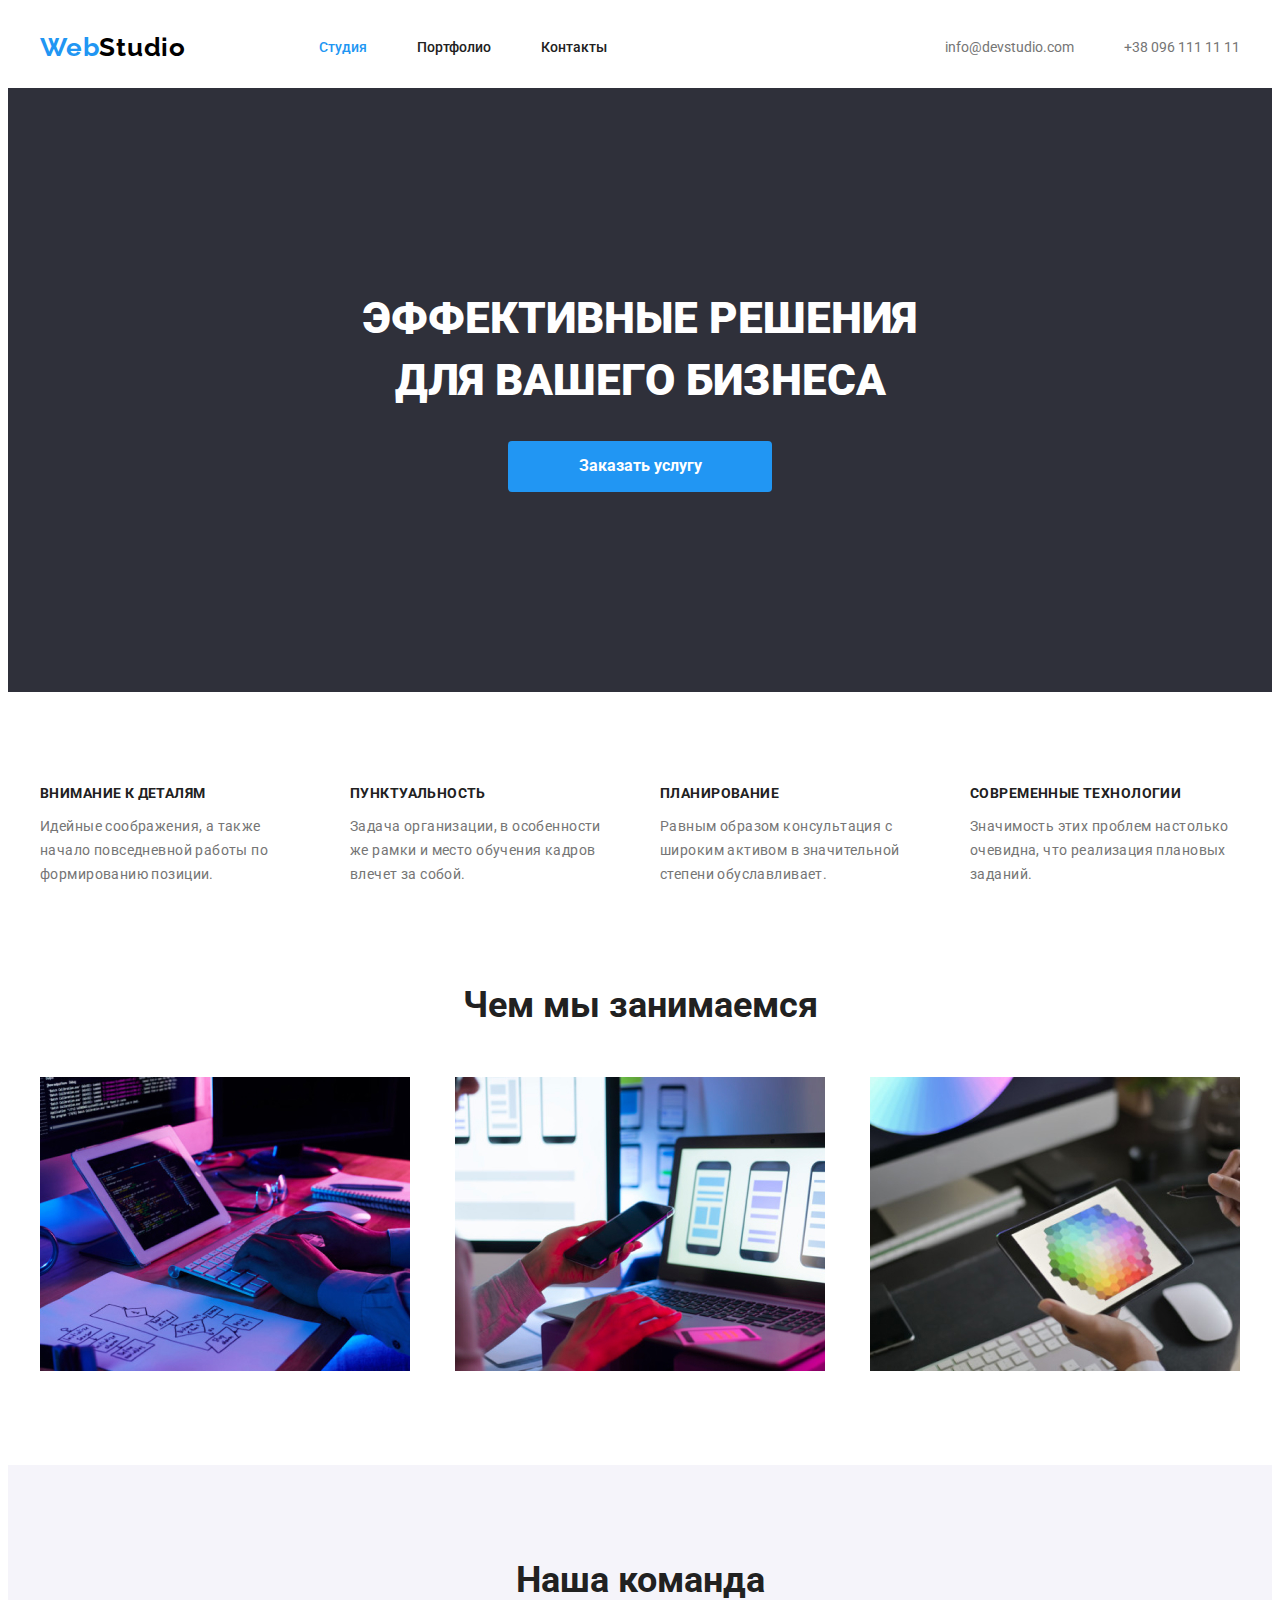
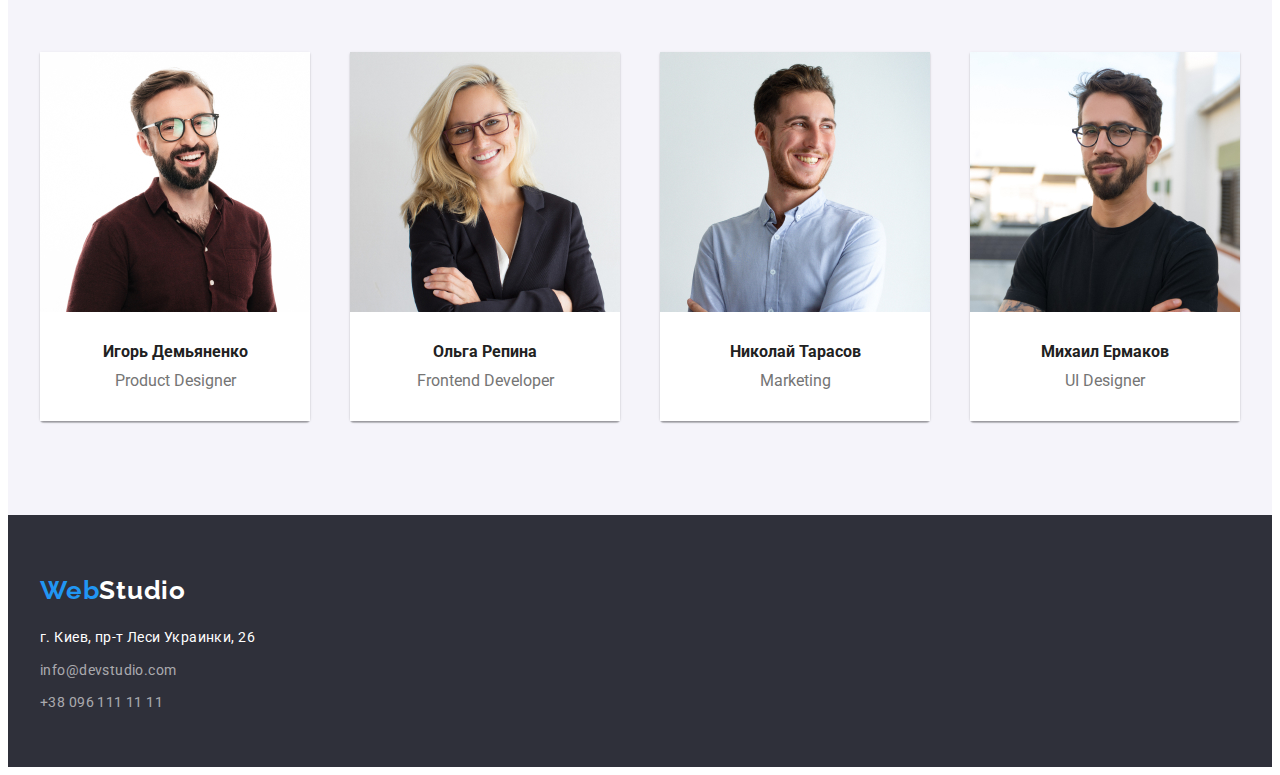
<file: index.html>
<!DOCTYPE html>
<html lang="ru">
  <head>
    <meta charset="UTF-8" />
    <meta name="viewport" content="width=device-width, initial-scale=1.0" />
    <title>Веб студия</title>
    <link
      rel="stylesheet"
      href="https://cdnjs.cloudflare.com/ajax/libs/modern-normalize/1.0.0/modern-normalize.min.css"
      integrity="sha512-ISS7cAi1PEhQ8jnbJpJZMd29NlhNj4AWYyLOSp2CE/CsHxTCu+r+t0D2yoJudVrd0/8fTVPUVDzY5Tvli75u/g=="
      crossorigin="anonymous"
    />
    <link rel="preconnect" href="https://fonts.gstatic.com" />
    <link
      href="https://fonts.googleapis.com/css2?family=Raleway:wght@700&family=Roboto:wght@400;500;700;900&display=swap"
      rel="stylesheet"
    />
    <link rel="stylesheet" href="./css/style.css" />
  </head>

  <body>
    <!-- Шапка сайта -->
    <header>
      <div class="container inline-item">
        <p lang="en" class="Webstudio">
          <span class="web">Web</span><span class="studio">Studio</span>
        </p>
        <nav>
          <ul class="list">
            <li class="item">
              <a href="#" class="list-links current">Студия</a>
            </li>
            <li class="item">
              <a href="./portfolio.html" class="list-links">Портфолио</a>
            </li>
            <li class="item">
              <a href="#" class="list-links">Контакты</a>
            </li>
          </ul>
        </nav>
        <address class="address">
          <a href="mailto:info@devstudio.com" class="adress-color"
            >info@devstudio.com</a
          >
          <a href="tel:+380961111111" class="adress-color">+38 096 111 11 11</a>
        </address>
      </div>
    </header>
    <!-- /Шапка сайта -->

    <main>
      <!-- Верхняя секция сайта -->
      <section class="hero">
        <div class="container hero-container">
          <h1 class="hero-text">Эффективные решения для вашего бизнеса</h1>
          <a href="#" class="button">Заказать услугу</a>
        </div>
      </section>
      <!-- /Верхняя секция сайта -->

      <!--Услуги-->
      <section class="section-bar">
        <div class="container">
          <h2 hidden>список предоставляемых услуг</h2>
          <ul class="list-bar">
            <li class="list-description">
              <h4 class="subtitle">Внимание к деталям</h4>
              <p class="first-description">
                Идейные соображения, а также начало повседневной работы по
                формированию позиции.
              </p>
            </li>
            <li class="list-description">
              <h4 class="subtitle">Пунктуальность</h4>
              <p class="first-description">
                Задача организации, в особенности же рамки и место обучения
                кадров влечет за собой.
              </p>
            </li>
            <li class="list-description">
              <h4 class="subtitle">Планирование</h4>
              <p class="first-description">
                Равным образом консультация с широким активом в значительной
                степени обуславливает.
              </p>
            </li>
            <li class="list-description">
              <h4 class="subtitle">Современные технологии</h4>
              <p class="first-description">
                Значимость этих проблем настолько очевидна, что реализация
                плановых заданий.
              </p>
            </li>
          </ul>
        </div>
      </section>
      <!--/Услуги-->

      <!-- Картинки - описание деятельности-->
      <section class="title-bar">
        <div class="container">
          <h3 class="titles">Чем мы занимаемся</h3>
          <ul class="images">
            <li class="list-images">
              <img
                class="photo"
                src="./img/activity-img1.jpg"
                alt="верстка сайта"
                width="370"
                height="294"
              />
            </li>
            <li class="list-images">
              <img
                class="photo"
                src="./img/activity-img2.jpg"
                alt="дизайн приложения на мобильном устройстве"
                width="370"
                height="294"
              />
            </li>
            <li class="list-images">
              <img
                class="photo"
                src="./img/activity-img3.jpg"
                alt="тестирование приложения"
                width="370"
                height="294"
              />
            </li>
          </ul>
        </div>
      </section>
      <!-- /Картинки - описание деятельности-->

      <!-- Наша команда -->
      <section class="team">
        <div class="container">
          <h3 class="titles">Наша команда</h3>
          <ul class="images team-bottom">
            <li class="team-photo">
              <img
                class="photo"
                src="./img/team-img1.jpg"
                alt="Игорь Демьяненко"
                width="270"
                height="260"
              />
              <div class="team-profile">
                <h4 class="text">Игорь Демьяненко</h4>
                <p lang="en" class="description">Product Designer</p>
              </div>
            </li>
            <li class="team-photo">
              <img
                class="photo"
                src="./img/team-img2.jpg"
                alt="Ольга Репина"
                width="270"
                height="260"
              />
              <div class="team-profile">
                <h4 class="text">Ольга Репина</h4>
                <p lang="en" class="description">Frontend Developer</p>
              </div>
            </li>
            <li class="team-photo">
              <img
                class="photo"
                src="./img/team-img3.jpg"
                alt="Николай Тарасов"
                width="270"
                height="260"
              />
              <div class="team-profile">
                <h4 class="text">Николай Тарасов</h4>
                <p lang="en" class="description">Marketing</p>
              </div>
            </li>
            <li class="team-photo">
              <img
                class="photo"
                src="./img/team-img4.jpg"
                alt="Михаил Ермаков"
                width="270"
                height="260"
              />
              <div class="team-profile">
                <h4 class="text">Михаил Ермаков</h4>
                <p lang="en" class="description">UI Designer</p>
              </div>
            </li>
          </ul>
        </div>
      </section>
      <!-- /Наша команда -->
    </main>

    <!-- Контакты -->
    <footer class="contacts">
      <div class="container padding-contacts">
        <p lang="en" class="Webstudio web-margin">
          <span class="web">Web</span><span class="studio-white">Studio</span>
        </p>
        <address class="adress">
          <p class="location">г. Киев, пр-т Леси Украинки, 26</p>
          <div>
            <a href="mailto:info@devstudio.com" class="address-color"
              >info@devstudio.com</a
            >
            <a href="tel:+380961111111" class="address-color"
              >+38 096 111 11 11</a
            >
          </div>
        </address>
      </div>
    </footer>
    <!-- Контакты -->
  </body>
</html>
</file>
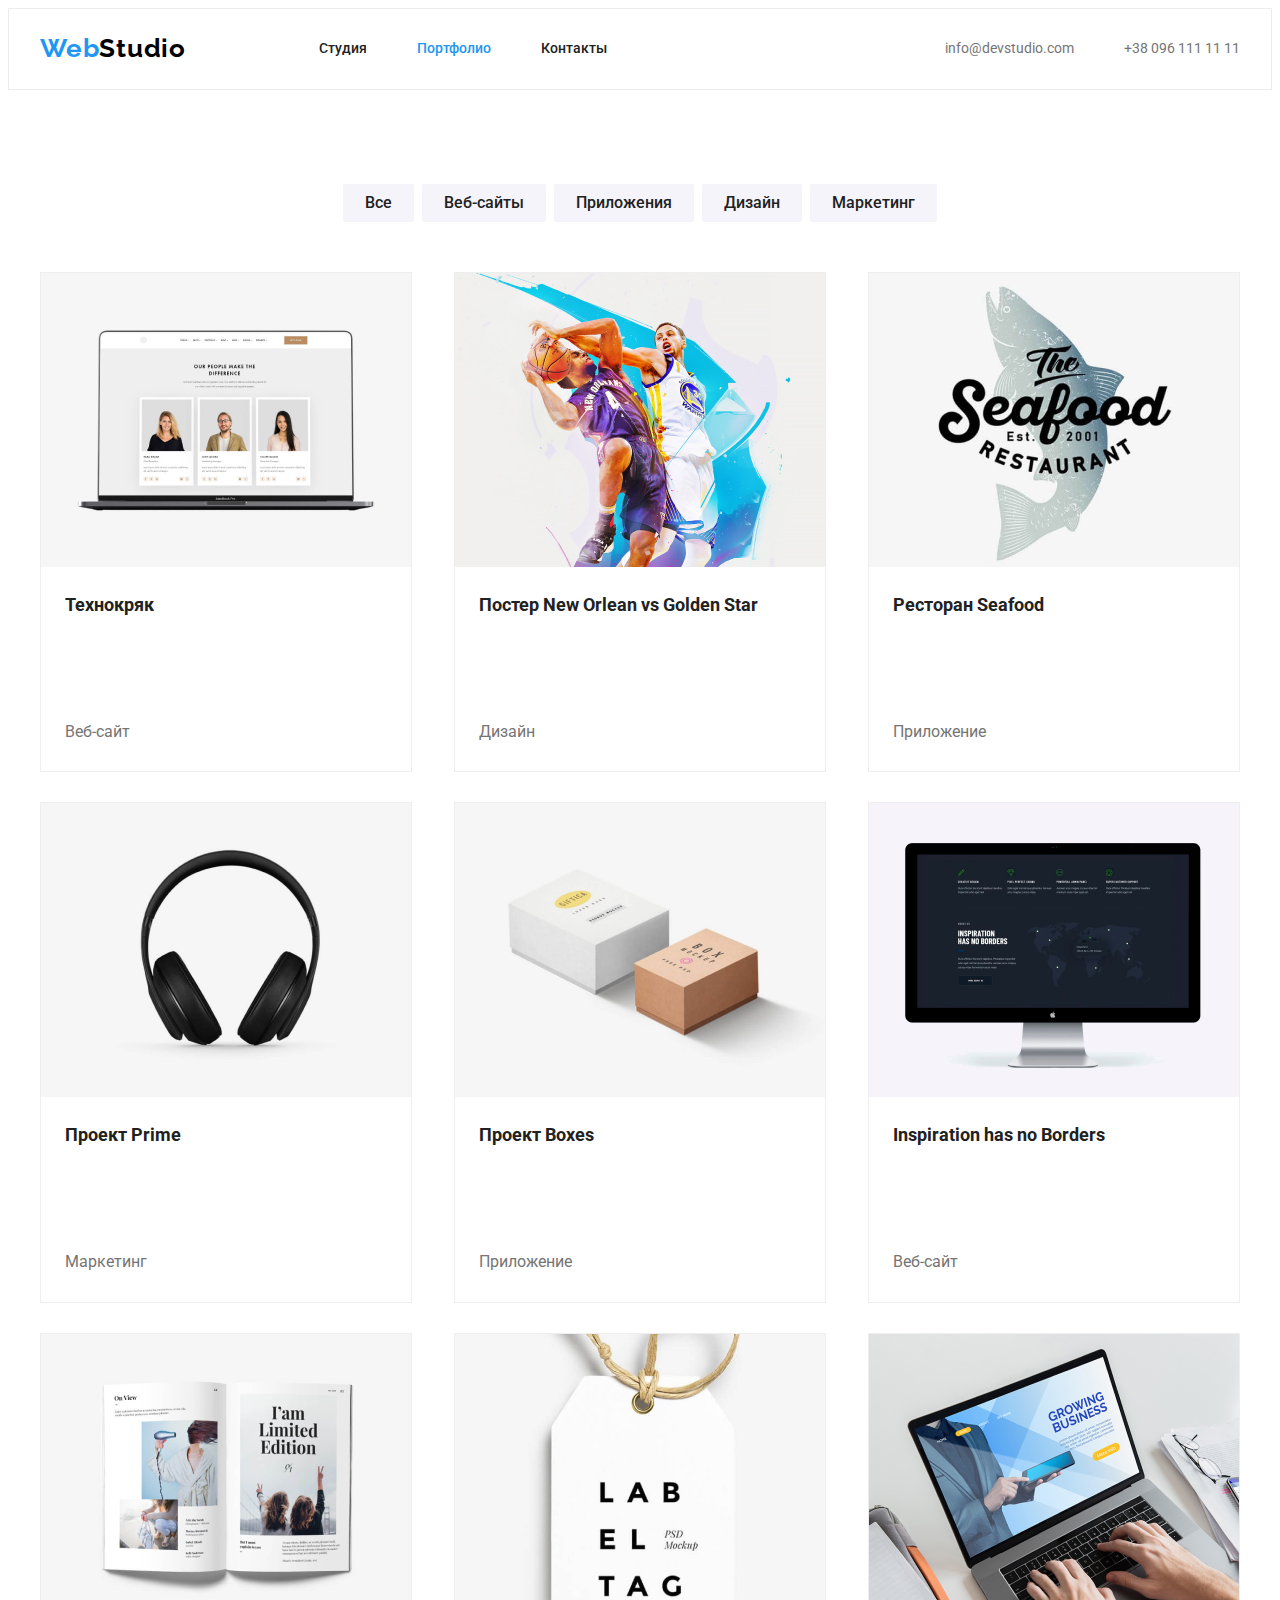
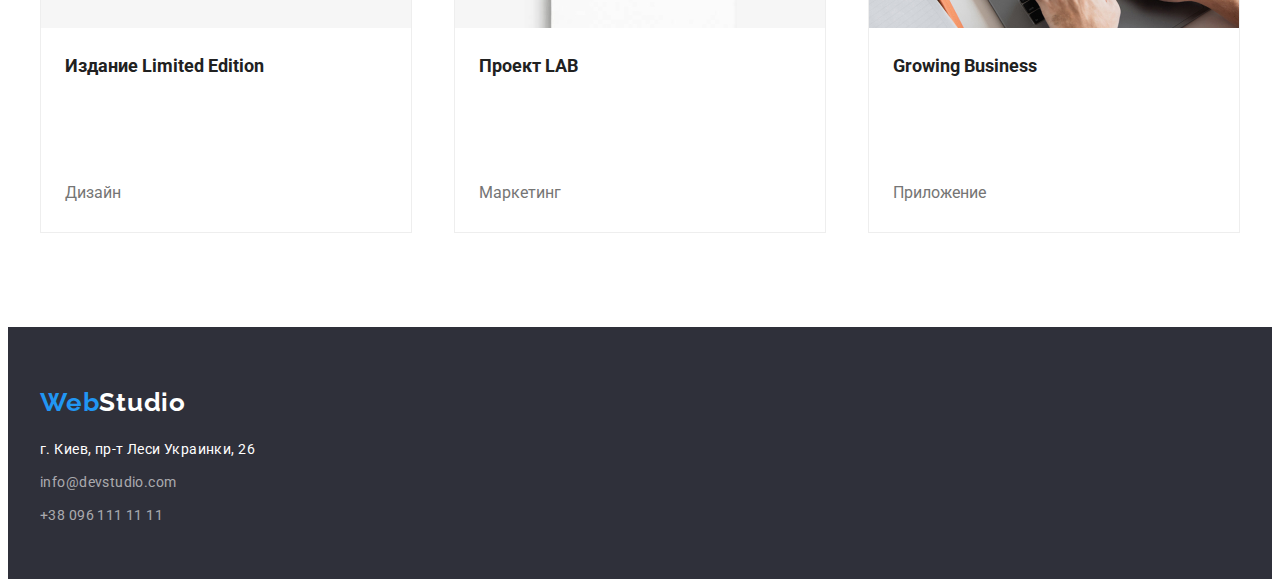
<file: portfolio.html>
<!DOCTYPE html>
<html lang="ru">
  <head>
    <meta charset="UTF-8" />
    <meta name="viewport" content="width=device-width, initial-scale=1.0" />
    <title>Portfolio</title>
    <link
      rel="stylesheet"
      href="https://cdnjs.cloudflare.com/ajax/libs/modern-normalize/1.0.0/modern-normalize.min.css"
      integrity="sha512-ISS7cAi1PEhQ8jnbJpJZMd29NlhNj4AWYyLOSp2CE/CsHxTCu+r+t0D2yoJudVrd0/8fTVPUVDzY5Tvli75u/g=="
      crossorigin="anonymous"
    />
    <link rel="preconnect" href="https://fonts.gstatic.com" />
    <link
      href="https://fonts.googleapis.com/css2?family=Raleway:wght@700&family=Roboto:ital,wght@0,400;0,500;0,700;0,900;1,700&display=swap"
      rel="stylesheet"
    />
    <link rel="stylesheet" href="./css/style.css" />
  </head>
  <body>
    <!-- Шапка сайта -->
    <header class="border-line">
      <div class="container inline-item">
        <p lang="en" class="Webstudio">
          <span class="web">Web</span><span class="studio">Studio</span>
        </p>
        <nav>
          <ul class="list">
            <li class="item">
              <a href="./index.html" class="list-links">Студия</a>
            </li>
            <li class="item">
              <a href="#" class="list-links current">Портфолио</a>
            </li>
            <li class="item">
              <a href="#" class="list-links">Контакты</a>
            </li>
          </ul>
        </nav>
        <address class="address">
          <a href="mailto:info@devstudio.com" class="adress-color"
            >info@devstudio.com</a
          >
          <a href="tel:+380961111111" class="adress-color">+38 096 111 11 11</a>
        </address>
      </div>
    </header>
    <!-- /Шапка сайта -->

    <main>
      <!-- Кнопки -->
      <section class="section-bar">
        <div class="container">
          <h2 hidden>Кнопки</h2>
          <ul class="links">
            <li class="links-button">
              <a href="#" class="links-description">Все</a>
            </li>
            <li class="links-button">
              <a href="#" class="links-description">Веб-сайты</a>
            </li>
            <li class="links-button">
              <a href="#" class="links-description">Приложения</a>
            </li>
            <li class="links-button">
              <a href="#" class="links-description">Дизайн</a>
            </li>
            <li class="links-button">
              <a href="#" class="links-description">Маркетинг</a>
            </li>
          </ul>
          <!--/ Кнопки -->
          <!--Описание картинок-->
          <h3 hidden>Картинки</h3>
          <ul class="image-description">
            <li class="border">
              <img
                class="photo"
                src="./img/img-portfolio-1.jpg"
                alt="веб страница"
              />
              <div class="site-bar">
                <h4 class="title-bar">Технокряк</h4>
                <p class="description-bar">Веб-сайт</p>
              </div>
            </li>
            <li class="border">
              <img
                class="photo"
                src="./img/img-portfolio-2.jpg"
                alt="игра в баскетбол"
              />
              <div class="site-bar">
                <h4 class="title-bar">Постер New Orlean vs Golden Star</h4>
                <p class="description-bar">Дизайн</p>
              </div>
            </li>
            <li class="border">
              <img
                class="photo"
                src="./img/img-portfolio-3.jpg"
                alt="ресторан морепродуктов"
              />
              <div class="site-bar">
                <h4 class="title-bar">Ресторан Seafood</h4>
                <p class="description-bar">Приложение</p>
              </div>
            </li>
            <li class="border">
              <img class="photo" src="img/img-portfolio-4.jpg" alt="наушники" />
              <div class="site-bar">
                <h4 class="title-bar">Проект Prime</h4>
                <p class="description-bar">Маркетинг</p>
              </div>
            </li>
            <li class="border">
              <img
                class="photo"
                src="./img/img-portfolio-5.jpg"
                alt="коробки"
              />
              <div class="site-bar">
                <h4 class="title-bar">Проект Boxes</h4>
                <p class="description-bar">Приложение</p>
              </div>
            </li>
            <li class="border">
              <img
                class="photo"
                src="./img/img-portfolio-6.jpg"
                alt="компьютер"
              />
              <div class="site-bar">
                <h4 class="title-bar">Inspiration has no Borders</h4>
                <p class="description-bar">Веб-сайт</p>
              </div>
            </li>
            <li class="border">
              <img class="photo" src="./img/img-portfolio-7.jpg" alt="журнал" />
              <div class="site-bar">
                <h4 class="title-bar">Издание Limited Edition</h4>
                <p class="description-bar">Дизайн</p>
              </div>
            </li>
            <li class="border">
              <img class="photo" src="./img/img-portfolio-8.jpg" alt="проект" />
              <div class="site-bar">
                <h4 class="title-bar">Проект LAB</h4>
                <p class="description-bar">Маркетинг</p>
              </div>
            </li>
            <li class="border">
              <img
                class="photo"
                src="./img/img-portfolio-9.jpg"
                alt="работа на компьютере"
              />
              <div class="site-bar">
                <h4 class="title-bar">Growing Business</h4>
                <p class="description-bar">Приложение</p>
              </div>
            </li>
          </ul>
        </div>
        <!--/Описание картинок-->
      </section>
    </main>

    <!-- Контакты -->
    <footer class="contacts">
      <div class="container padding-contacts">
        <p lang="en" class="Webstudio web-margin">
          <span class="web">Web</span><span class="studio-white">Studio</span>
        </p>
        <address class="adress">
          <p class="location">г. Киев, пр-т Леси Украинки, 26</p>
          <div>
            <a href="mailto:info@devstudio.com" class="address-color"
              >info@devstudio.com</a
            >
            <a href="tel:+380961111111" class="address-color"
              >+38 096 111 11 11</a
            >
          </div>
        </address>
      </div>
    </footer>
    <!-- Контакты -->
  </body>
</html>
</file>
<file: css/style.css>
:root {
  --primary-text-color: #757575;
  --title-text-color: #212121;
  --accent-text-studio-color: #000000;
  --accent-color: #2196F3;
  --secondary-text-color: #FFFFFF;
  --primary-bg-color: #2F303A;
  --secondary-bg-color: #F5F4FA;
  --accent-text-link-color: rgba(255, 255, 255, 0.6);
  --border-color: #EEEEEE;
  --border-line-color: #ECECEC;
}
 
body {
  font-family: Roboto;
  font-style: normal;
  font-weight: normal;
  color: var(--primary-text-color);
  background-color: var(--secondary-text-color);
}

.container {  
  width: 1200px;
  margin-left: auto;
  margin-right: auto;
  padding-left: 15px;
  padding-right: 15px;

   /* outline: 1px solid blue;  */
}
.border-line {  
  border: 1px solid var(--border-line-color);  
} 

.inline-item {
  height: 80px; 
  display: flex;
  align-items: center;
  }

/* Шапка сайта */
.Webstudio { 
  display: flex;
  margin: 0px;
  margin-right: 93px; 
  
  font-family: Raleway;
  font-weight: bold;
  font-size: 26px;
  line-height: 1.2;  
  letter-spacing: 0.03em;
  color: var(--accent-text-studio-color);
}

.web {
  color: var(--accent-color);
}

.studio-white {
  color: var(--secondary-text-color);
}

.list {
  display: flex;
  margin:0px;
}

.list,
.links {
  list-style: none;
}

.list .list-links {
  display: flex;
  align-items: center;
   
  font-weight: 500;
  font-size: 14px;
  line-height: 1.14;
  text-decoration: none;
  color: var(--title-text-color);
}
.list .item:not(:last-child) {
   margin-right: 50px;
}

.list .list-links:hover,
.list .list-links:focus {
  color: var(--accent-color);
}

.list .current {
  color: var(--accent-color);
}

.address {
  display: flex;
  margin-left: auto;
}

.address .adress-color {
  display: block;
  margin-right: 50px;  
  
  font-style: normal;
  font-size: 14px;
  line-height: 1.4;
  text-decoration: none;
  color: var(--primary-text-color);
}

.address .adress-color:last-child {
  margin-right: 0px;
}

.address .adress-color:hover,
.address .adress-color:focus {
  color: var(--accent-color);
}

/* /Шапка сайта */

/* Верхняя секция сайта */
.hero-container {
  padding-top: 200px;
  padding-bottom: 200px;
  /* height: 600px; */
}
.hero {    
  text-align: center; 
  background-color: var(--primary-bg-color);
}

.hero .hero-text { 
  margin: 0px;
  margin-bottom: 30px; 
  margin-left: auto; 
  margin-right: auto;
  width: 640px; 
  text-align: center; 
  text-transform: uppercase; 
 
  font-weight: 900;
  font-size: 44px;
  line-height: 1.4;
  color: var(--secondary-text-color);
}

.hero .button {
  display: inline-block;
  border-radius: 4px;
  padding: 10px 32px;
  width: 200px;  
  
  text-decoration: none;
  font-weight: bold;
  font-size: 16px;
  line-height: 1.9;  
  color: var(--secondary-text-color);
  background-color: var(--accent-color);
}
/* /Верхняя секция сайта */

/* Услуги */
.list-bar,
.images {
  padding: 0px;
  margin: 0px;
  display: flex;
  justify-content: space-between; 
  list-style: none;
}

.list-description {    
  width: 270px;  
}

.subtitle {
  margin: 0px;
  margin-bottom: 10px;
  text-transform: uppercase;   

  font-weight: bold;
  font-size: 14px;
  line-height: 1.14;
  letter-spacing: 0.03em;
  color: var(--title-text-color);
}

.first-description {
  margin-top: 0px; 
  margin-bottom: 0px; 
  padding-top: 3.5px;
  padding-bottom: 3.5px;
     
  font-size: 14px;
  line-height: 1.7;
  letter-spacing: 0.03em;
  }

  .first-description:last-child {
    margin-right: 0px;
  }
 /* /Услуги */

/* Картинки - описание деятельности */
.title-bar {
  padding-bottom: 94px;
}

.images .list-images { 
  width: 370px;
  height: 294px;       
}

.titles {
  margin: 0px;
  margin-bottom: 50px;
 
    
  font-weight: bold;
  font-size: 36px;
  line-height: 1.2;
  text-align: center;
  color: var(--title-text-color);
}
/* /Картинки - описание деятельности */

/* Наша команда */
.photo {
  display: block; 
}
.team { 
  padding-top: 94px;
  padding-bottom: 94px;
  background-color: var(--secondary-bg-color);
}
.team-bottom {
  margin-bottom: 0px;
}
.team-photo {
  width: 270px;   
  box-shadow: 0px 1px 3px rgba(0, 0, 0, 0.12), 0px 1px 1px rgba(0, 0, 0, 0.14), 0px 2px 1px rgba(0, 0, 0, 0.2);
  border-radius: 0px 0px 4px 4px;
}

.text {
  margin: 0px;
  margin-bottom: 10px;
  font-size: 16px;
  line-height: 1.2;
  text-align: center;
  color: var(--title-text-color);
}

.description {
  margin: 0px;
  font-size: 16px;
  line-height: 1.2;
  text-align: center;
}

.team-profile {
  padding-top: 30px;
  padding-bottom: 30px;
  background-color: var(--secondary-text-color);
}

/* /Наша команда */

/* Контакты */
.contacts { 
  height: 252px; 
  background-color: var(--primary-bg-color);
}

.adress .location {
  margin: 0px;
  margin-bottom: 9px;
  
  font-style: normal; 
  font-size: 14px;
  line-height: 1.7;
  letter-spacing: 0.03em;
  color: var(--secondary-text-color);
}

.adress .address-color {
  display: block;
  margin-bottom: 9px;
  text-decoration: none;  
  
  font-style:normal;
  font-size: 14px;
  line-height: 1.7;
  letter-spacing: 0.03em; 
  color: var(--accent-text-link-color);
}

.adress .address-color:last-child {
  margin-bottom: 0px;
}

.web-margin {
  margin-bottom: 20px;
}

.padding-contacts {  
  padding-top: 60px;
  padding-bottom: 60px; 
}
/* /Контакты */

/*Portfolio*/

/*Кнопки*/
.section-bar {
padding-top: 94px;
padding-bottom: 94px;
}

.links {
  display: flex;
  justify-content: center;
  margin: 0px;
  padding: 0px;
    
  
}

.links-button {
  margin-bottom: 50px;
  margin-right: 8px;
}

.links-button:last-child {
  margin-right: 0px;
}

.links .links-description {
  display: inline-block;
  border-radius: 2px;
  text-decoration: none;
  padding: 6px 22px;

  font-weight: 500;
  font-size: 16px;
  line-height: 1.62;  
  color: var(--title-text-color);
  background-color: var(--secondary-bg-color)
}

.links-description:hover,
.links-description:focus {
  color: var(--secondary-text-color);
  background-color: var(--accent-color);
}
/*/Кнопки*/

/* Описание картинок */
.image-description {
  list-style: none;
  padding: 0px;
  margin: 0px;  
  display: flex; 
  flex-wrap: wrap;
  justify-content: space-between;   
}
.border {
  padding: 0px;
  margin: 0px;
  margin-bottom: 30px;
  
  background-color: var(--secondary-text-color);
  border: 1px solid var(--border-color);
}
.border:nth-last-child(-n+3) {
  margin-bottom: 0px;
}
.image-description .title-bar {
  margin: 0px;
  font-weight: bold;
  font-size: 18px;
  line-height: 2;
  color: var(--title-text-color);
}

.image-description .title-bar:hover {
  text-decoration: underline var(--accent-color);
}

.image-description .description-bar {
  margin: 0px;
  margin-bottom: 4px;
  font-size: 16px;
  line-height: 1.9;
}

.image-description .description-bar:hover {
  text-decoration: underline var(--accent-color);
}

.site-bar {
padding: 20px 24px;
background-color: var(--secondary-text-color);
}
/* /Описание картинок */
</file>
